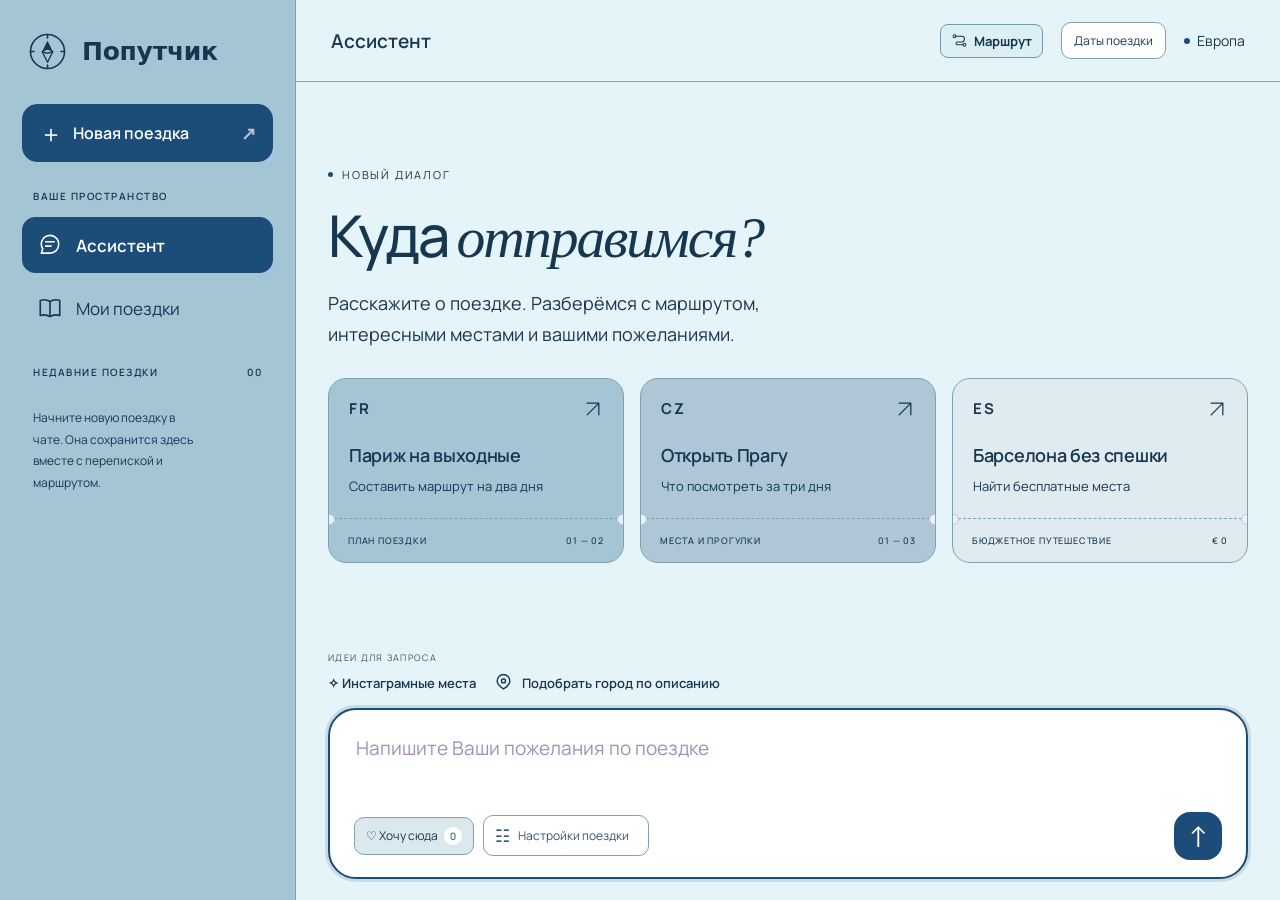
<file: app/index.html>
<!doctype html>
<html lang="ru">
<head>
  <meta charset="utf-8">
  <meta name="viewport" content="width=device-width,initial-scale=1">
  <title>Попутчик — Чат</title>
  <link rel="stylesheet" href="styles.css?v=copy-icon"><link rel="stylesheet" href="features.css"><link rel="stylesheet" href="companion.css"><link rel="stylesheet" href="atlantic.css?v=timed-route-8">
</head>
<body>
  <svg class="svg-definitions" xmlns="http://www.w3.org/2000/svg" aria-hidden="true"><defs>
    <symbol id="icon-chat" viewBox="0 0 24 24"><path d="M20 11.5a8 8 0 0 1-8 8H4l1.3-4A8 8 0 1 1 20 11.5Z"/><path d="M8 9h8m-8 4h5"/></symbol>
    <symbol id="icon-route" viewBox="0 0 24 24"><circle cx="5" cy="6" r="2"/><circle cx="19" cy="18" r="2"/><path d="M7 6h8a4 4 0 0 1 0 8H9a2 2 0 0 0 0 4h8"/></symbol>
    <symbol id="icon-book" viewBox="0 0 24 24"><path d="M12 6C9 4 6 4 3 5v14c3-1 6-1 9 1 3-2 6-2 9-1V5c-3-1-6-1-9 1Zm0 0v14"/></symbol>
    <symbol id="icon-copy" viewBox="0 0 24 24"><path d="M8 8V6a3 3 0 0 1 3-3h7a3 3 0 0 1 3 3v7a3 3 0 0 1-3 3h-2"/><rect x="3" y="8" width="13" height="13" rx="3"/></symbol>
    <symbol id="icon-arrow" viewBox="0 0 24 24"><path d="M5 19 19 5M5 5h14v14"/></symbol>
  </defs></svg>
  <aside class="sidebar">
    <a class="logo" href="#chat" aria-label="Попутчик — перейти в чат"><span class="brand-mark" aria-hidden="true"><svg viewBox="0 0 48 48" fill="none"><circle cx="24" cy="24" r="19" stroke="currentColor" stroke-width="1.8"/><path d="M24 5v4m0 30v4M5 24h4m30 0h4" stroke="currentColor" stroke-width="1.8" stroke-linecap="round"/><path d="m24 12 6 12-6-2-6 2Z" fill="currentColor"/><path d="m24 36 6-12-6 2-6-2Z" stroke="currentColor" stroke-width="1.5" stroke-linejoin="round"/></svg></span><span class="brand-name">Попутчик</span></a>
    <button id="new-trip" class="new-chat"><span>＋</span> Новая поездка <span class="new-arrow">↗</span></button>
    <div class="nav-caption">ВАШЕ ПРОСТРАНСТВО</div>
    <nav aria-label="Разделы">
      <a href="#chat" data-page="chat"><svg class="icon"><use href="#icon-chat"/></svg> Ассистент</a>
      <a href="#trips" data-page="trips"><svg class="icon"><use href="#icon-book"/></svg> Мои поездки</a>
    </nav>
    <section class="history-section" aria-label="Сохранённые диалоги"><div class="nav-caption">НЕДАВНИЕ ПОЕЗДКИ <span id="history-count">00</span></div><div id="thread-list"></div></section>
  </aside>
  <div class="app-shell">
    <header class="topbar"><div class="page-identity"><strong id="page-label">Ассистент</strong></div><div class="header-right"><a id="chat-route-shortcut" href="#route" class="chat-route-shortcut"><svg class="icon" aria-hidden="true"><use href="#icon-route"/></svg>Маршрут</a><button id="trip-date-button" type="button" class="trip-date-button">Даты поездки</button><span id="active-trip" class="active-trip" hidden></span><span class="region"><span></span> Европа</span></div></header>
    <main id="chat-page" class="page chat-page">
      <div id="welcome" class="welcome">
        <div class="welcome-kicker"><span></span> НОВЫЙ ДИАЛОГ</div>
        <h1>Куда <em>отправимся?</em></h1>
        <p>Расскажите о поездке. Разберёмся с маршрутом,<br>интересными местами и вашими пожеланиями.</p>
        <div class="suggestions" aria-label="Примеры запросов">
          <button data-prompt="Составь маршрут по Парижу на 2 дня"><div class="ticket-top"><span>FR</span><svg class="icon"><use href="#icon-arrow"/></svg></div><strong>Париж на выходные</strong><small>Составить маршрут на два дня</small><div class="ticket-stub"><span>ПЛАН ПОЕЗДКИ</span><span>01 — 02</span></div></button>
          <button data-prompt="Что посмотреть в Праге за 3 дня?"><div class="ticket-top"><span>CZ</span><svg class="icon"><use href="#icon-arrow"/></svg></div><strong>Открыть Прагу</strong><small>Что посмотреть за три дня</small><div class="ticket-stub"><span>МЕСТА И ПРОГУЛКИ</span><span>01 — 03</span></div></button>
          <button data-prompt="Бесплатные места в Барселоне"><div class="ticket-top"><span>ES</span><svg class="icon"><use href="#icon-arrow"/></svg></div><strong>Барселона без спешки</strong><small>Найти бесплатные места</small><div class="ticket-stub"><span>БЮДЖЕТНОЕ ПУТЕШЕСТВИЕ</span><span>€ 0</span></div></button>
        </div>
      </div>
      <div id="chat" class="chat-history" aria-live="polite" aria-label="История диалога"></div>
      <div class="composer-wrap">
        <div class="assistant-suggestions">
          <span class="suggestions-label">ИДЕИ ДЛЯ ЗАПРОСА</span>
          <div class="suggestion-actions">
            <button class="instagram-prompt" data-prompt="Покажи инстаграмные места">✧ Инстаграмные места</button>
            <button id="city-finder" class="instagram-prompt" type="button"><svg class="finder-pin" viewBox="0 0 24 24" fill="none" aria-hidden="true"><path d="M20 10c0 5-8 10-8 10S4 15 4 10a8 8 0 1 1 16 0Z"/><circle cx="12" cy="10" r="2.5"/></svg>Подобрать город по описанию</button>
          </div>
        </div>
        <form id="chat-form"><label class="sr-only" for="input">Сообщение ассистенту</label><textarea id="input" rows="2" placeholder="Напишите Ваши пожелания по поездке"></textarea><div class="composer-bottom"><div class="composer-settings"><button id="open-wishlist" type="button" class="wishlist-trigger">♡ Хочу сюда <span id="wishlist-count">0</span></button><details id="trip-preferences" class="trip-preferences"><summary><span aria-hidden="true">☷</span> Настройки поездки <span id="preference-summary"></span></summary><div class="preferences-panel"><div class="preferences-title"><strong>Что вам подходит?</strong><span>Выберите варианты, затем отправьте их в чат.</span></div><div id="preference-options"></div><button id="preferences-done" type="button">Отправить в чат</button></div></details></div><button id="send" type="submit" aria-label="Отправить сообщение">↑</button></div></form>
      </div>
    </main>
    <main id="trips-page" class="page feature-page trips-page" hidden>
      <div class="feature-heading"><div><span class="eyebrow">СОХРАНЁННОЕ</span><h1>Мои поездки<span class="title-dot">.</span></h1></div><button id="trips-new" class="primary-action">＋ Новая поездка</button></div>
      <div class="trips-tools"><label class="trip-search"><svg class="icon" viewBox="0 0 24 24" aria-hidden="true"><circle cx="10.5" cy="10.5" r="6.5"/><path d="m16 16 5 5"/></svg><input id="trip-search" type="search" placeholder="Найти город или поездку" aria-label="Поиск по поездкам"></label><span id="trips-total" role="status"></span></div>
      <div id="trips-grid" class="trips-grid"></div>
    </main>
    <main id="packing-page" class="page feature-page" hidden><a href="#trips" class="route-back">← Мои поездки</a><div class="feature-heading"><div><span class="eyebrow">ПЕРЕД ДОРОГОЙ</span><h1>Собираем чемодан<span class="title-dot">.</span></h1></div><span id="packing-city" class="active-trip"></span></div><div class="packing-trip-ticket"><div><span class="eyebrow">ДАТЫ ВАШЕЙ ПОЕЗДКИ</span><strong id="packing-date-summary"></strong></div><button id="packing-edit-dates" type="button" class="secondary">Изменить даты</button><button id="packing-weather-refresh" type="button" class="primary-action">Обновить погоду ↻</button></div><div class="weather-panel"><p id="weather-status" role="status"></p><div id="weather-days" class="weather-days"></div><a class="weather-credit" href="https://open-meteo.com/" target="_blank" rel="noopener noreferrer">Погода: Open-Meteo ↗</a></div><section class="clothing-section"><span class="eyebrow">ЧТО НАДЕТЬ</span><h2>Одежда на вашу поездку</h2><div id="clothing-tips" class="clothing-tips"></div></section><div class="packing-heading"><h2>Чек-лист</h2><span id="packing-count"></span></div><div id="packing-list"></div><form id="packing-add" class="packing-add"><label class="sr-only" for="packing-item">Свой пункт</label><input id="packing-item" maxlength="120" placeholder="Добавить свою вещь или дело" required><button type="submit" class="secondary">＋ Добавить</button></form></main>
    <main id="route-page" class="page feature-page" hidden><a href="#trips" class="route-back">← Мои поездки</a>
      <div class="feature-heading"><div><span class="eyebrow">ИЗ ВАШЕГО ДИАЛОГА</span><h1 id="plan-title">Маршрут</h1></div><div class="route-header-actions"><button id="delete-route" class="delete-link" type="button">Удалить маршрут</button><button id="export" class="secondary">Скачать план ↓</button></div></div>
      <div id="route-empty" class="empty-state"><svg class="icon"><use href="#icon-route"/></svg><h2>Здесь появится ваш маршрут</h2><p>Попросите ассистента составить план поездки в чате.</p><a href="#chat">Перейти в чат ↗</a></div>
      <div id="route-content" hidden><div class="plan-meta"><span id="plan-summary"></span><span id="save-state"></span></div><div id="day-tabs" class="day-tabs" role="tablist" aria-label="Дни поездки"></div><div class="day-intro"><h2 id="day-title"></h2><span id="day-count"></span></div><div class="route-weather"><div class="route-weather-lead"><svg class="route-weather-icon" viewBox="0 0 24 24" fill="none" aria-hidden="true"><path d="M7 18h11a4 4 0 1 0-1-7.9A6 6 0 1 0 7 18Z"/><path d="M8 2v2M2 7h2m0-4 1.5 1.5"/></svg><div><strong id="route-weather-title">Погода на день</strong><p id="route-weather-status" role="status"></p></div></div><div class="route-weather-actions"><a id="route-weather-source" href="https://open-meteo.com/" target="_blank" rel="noopener noreferrer" hidden>Open-Meteo ↗</a><button id="route-weather-refresh" class="secondary" type="button">Выбрать даты</button></div></div><div class="route-hours"><label>Начало дня <input id="route-start" type="time" value="10:00"></label><p id="route-hours-status"></p></div><a id="day-map" class="day-map" target="_blank" rel="noopener noreferrer">Открыть день на карте ↗</a><button id="add-ticket-stops" type="button" class="secondary" hidden>Добавить билетные места</button><p class="route-order-hint">Перетащите карточку на другую остановку или воспользуйтесь стрелками.</p><div id="places"></div></div>
    </main>
  </div>
  <dialog id="replacement-dialog" class="companion-dialog" aria-labelledby="replacement-title">
    <button type="button" class="dialog-close" data-close="replacement-dialog" aria-label="Закрыть">×</button>
    <h2 id="replacement-title">Заменить остановку</h2>
    <p id="replacement-current"></p>
    <label class="replacement-search">Поиск по городу<input id="replacement-query" type="search" placeholder="Название места"></label>
    <label class="replacement-favorites"><input id="replacement-favorites" type="checkbox"> Только из «Хочу сюда»</label>
    <div id="replacement-options" aria-live="polite"></div>
  </dialog>
  <dialog id="finder-dialog" class="companion-dialog"><button type="button" class="dialog-close" data-close="finder-dialog" aria-label="Закрыть">×</button><span class="eyebrow">ЕЩЁ НЕ РЕШИЛИ КУДА?</span><h2>Опишите вашу поездку</h2><p>Что хочется увидеть, какой темп и на сколько дней? Бюджет тоже можно указать.</p><form id="finder-form"><label class="sr-only" for="finder-input">Описание поездки</label><textarea id="finder-input" required rows="3" placeholder="Море, до 200 евро за 2 дня, спокойно…"></textarea><button type="submit" class="primary-action">Подобрать направления ↗</button></form></dialog>
  <dialog id="wishlist-dialog" class="companion-dialog wishes-dialog" aria-labelledby="wishlist-title">
    <button type="button" class="dialog-close" data-close="wishlist-dialog" aria-label="Закрыть">×</button>
    <h2 id="wishlist-title">Хочу сюда</h2>
    <ul id="wishlist-list" class="saved-places"></ul>
  </dialog>
  <dialog id="trip-dates-dialog" class="companion-dialog"><button type="button" class="dialog-close" data-close="trip-dates-dialog" aria-label="Закрыть">×</button><span class="eyebrow">ОДИН РАЗ ДЛЯ ВСЕЙ ПОЕЗДКИ</span><h2>Когда отправляемся?</h2><p>Эти даты используются в маршруте, погоде и сборах. Сейчас планируем короткие поездки на 1–3 дня.</p><form id="trip-dates-form" class="shared-dates-form"><label>Первый день<input id="trip-start" type="date" required></label><label>Последний день<input id="trip-end" type="date" required></label><p id="trip-dates-error" role="status"></p><button type="submit" class="primary-action">Сохранить даты ↗</button></form></dialog>
  <dialog id="delete-dialog" class="companion-dialog delete-dialog"><button type="button" class="dialog-close" data-close="delete-dialog" aria-label="Закрыть">×</button><span class="eyebrow">УПРАВЛЕНИЕ ПОЕЗДКОЙ</span><h2 id="delete-title"></h2><p id="delete-description"></p><div class="delete-dialog-actions"><button type="button" id="delete-cancel" class="secondary">Отмена</button><button type="button" id="delete-confirm" class="danger-action">Удалить</button></div></dialog>
  <div id="toast" role="status"></div>
  <script src="companion.js?v=climate-24"></script><script src="travel-tools.js?v=barcelona-walks-15"></script><script src="budget.js"></script><script src="planner.js?v=transport"></script><script src="companion-ui.js?v=climate-24"></script><script src="app.js?v=transport"></script>

</body></html>
</file>
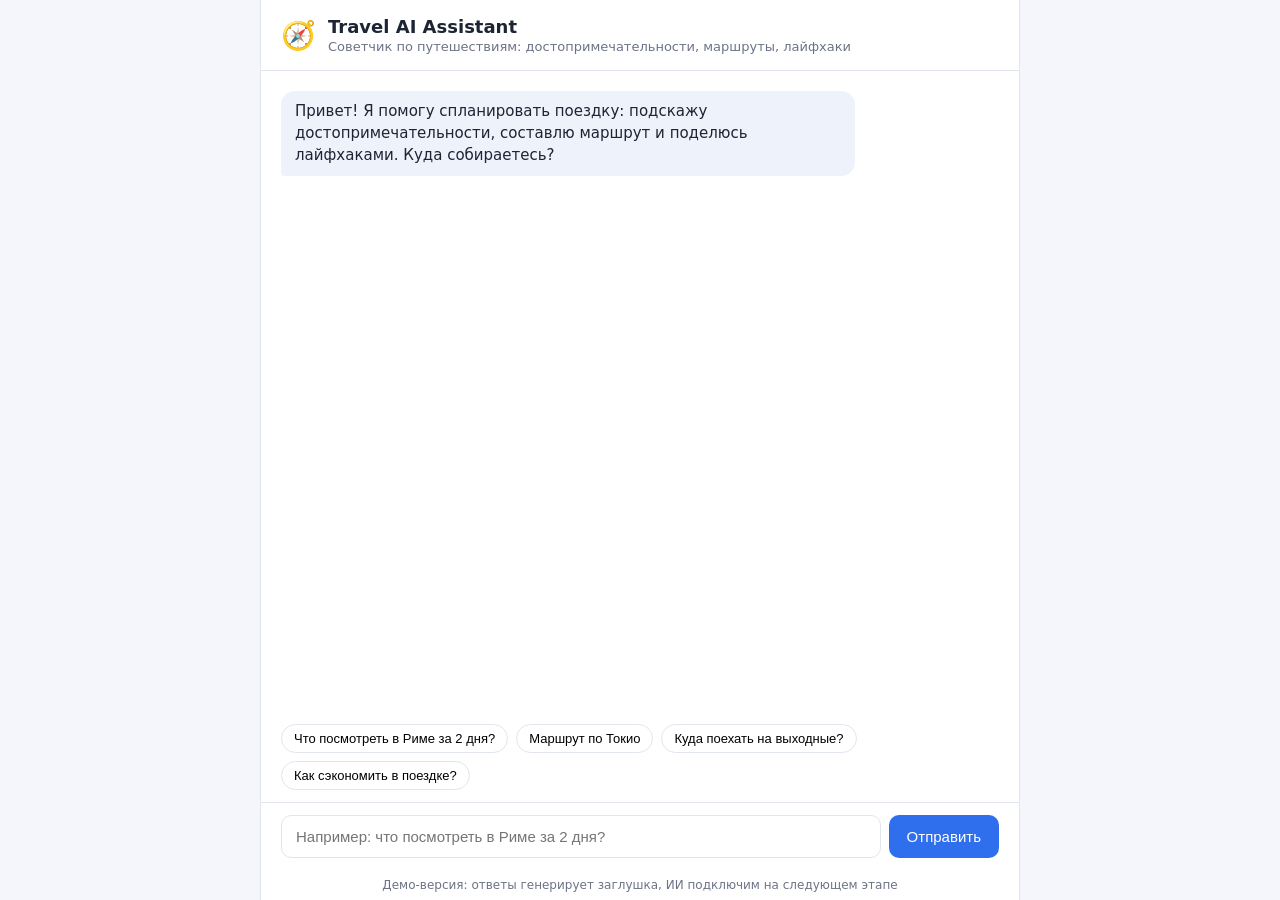
<file: frontend/index.html>
<!doctype html>
<html lang="ru">
<head>
<meta charset="utf-8">
<meta name="viewport" content="width=device-width, initial-scale=1">
<title>Travel AI Assistant</title>
<style>
  :root { --bg:#f4f6fb; --card:#fff; --text:#1d2433; --muted:#6b7385; --accent:#2f6fed; --bot:#eef2fb; --border:#e1e5ee; }
  * { box-sizing:border-box; }
  body { margin:0; font-family:system-ui,-apple-system,Segoe UI,Roboto,sans-serif; background:var(--bg); color:var(--text); }
  .app { max-width:760px; height:100vh; margin:0 auto; display:flex; flex-direction:column; background:var(--card); border-left:1px solid var(--border); border-right:1px solid var(--border); }
  header { padding:16px 20px; border-bottom:1px solid var(--border); display:flex; align-items:center; gap:12px; }
  header .logo { font-size:28px; }
  header h1 { margin:0; font-size:18px; }
  header p { margin:2px 0 0; font-size:13px; color:var(--muted); }
  #chat { flex:1; overflow-y:auto; padding:20px; display:flex; flex-direction:column; gap:12px; }
  .msg { max-width:80%; padding:10px 14px; border-radius:14px; line-height:1.45; white-space:pre-wrap; font-size:15px; }
  .user { align-self:flex-end; background:var(--accent); color:#fff; border-bottom-right-radius:4px; }
  .bot { align-self:flex-start; background:var(--bot); border-bottom-left-radius:4px; }
  .typing { color:var(--muted); font-style:italic; }
  .chips { display:flex; flex-wrap:wrap; gap:8px; padding:0 20px 12px; }
  .chip { border:1px solid var(--border); background:#fff; border-radius:999px; padding:6px 12px; font-size:13px; cursor:pointer; }
  .chip:hover { border-color:var(--accent); color:var(--accent); }
  form { display:flex; gap:8px; padding:12px 20px 20px; border-top:1px solid var(--border); }
  input { flex:1; padding:12px 14px; border:1px solid var(--border); border-radius:10px; font-size:15px; }
  input:focus { outline:2px solid var(--accent); border-color:transparent; }
  button[type=submit] { padding:0 18px; border:0; border-radius:10px; background:var(--accent); color:#fff; font-size:15px; cursor:pointer; }
  button:disabled { opacity:.5; cursor:default; }
  .demo { font-size:12px; color:var(--muted); text-align:center; padding-bottom:8px; }
</style>
</head>
<body>
<div class="app">
  <header>
    <div class="logo">🧭</div>
    <div>
      <h1>Travel AI Assistant</h1>
      <p>Советчик по путешествиям: достопримечательности, маршруты, лайфхаки</p>
    </div>
  </header>
  <main id="chat" aria-live="polite"></main>
  <div class="chips" id="chips"></div>
  <form id="form">
    <input id="input" placeholder="Например: что посмотреть в Риме за 2 дня?" autocomplete="off">
    <button type="submit" id="send">Отправить</button>
  </form>
  <div class="demo">Демо-версия: ответы генерирует заглушка, ИИ подключим на следующем этапе</div>
</div>
<script src="mock.js"></script>
<script src="app.js"></script>
</body>
</html>
</file>
<file: app/styles.css>
@import url('https://fonts.googleapis.com/css2?family=Manrope:wght@400;500;600;700;800&display=swap');

:root {
  --bg: #fcfcfe;
  --paper: #ffffff;
  --sidebar: #f1f2f6;
  --ink: #262630;
  --muted: #737380;
  --blue: #5850c8;
  --line: #e1e2e9;
  --soft: #eeedf9;
  --rust: #7770ce;
  --sage: #777384;
  --sidebar-width: 272px;
  --content-width: 850px;
}
* { box-sizing: border-box; }
body { margin: 0; height: 100dvh; overflow: hidden; background: var(--bg); color: var(--ink); font: 16px Manrope, 'Segoe UI', sans-serif; }
button, textarea { font: inherit; color: inherit; }
button { cursor: pointer; }
button:disabled { opacity: .45; cursor: wait; }
a { color: var(--blue); }
button:focus-visible, a:focus-visible, textarea:focus-visible { outline: 2px solid var(--blue); outline-offset: 4px; }
[hidden] { display: none !important; }
.svg-definitions { position: absolute; width: 0; height: 0; overflow: hidden; }
.icon { width: 23px; height: 23px; fill: none; stroke: currentColor; stroke-width: 1.5; stroke-linecap: round; stroke-linejoin: round; flex-shrink: 0; }

/* The sidebar behaves like the index of a travel notebook. */
.sidebar { position: fixed; inset: 0 auto 0 0; width: var(--sidebar-width); padding: 31px 23px 23px; display: flex; flex-direction: column; background: var(--sidebar); border-right: 1px solid var(--line); }
.logo { display: flex; align-items: center; position: relative; color: var(--ink); font-size: 29px; font-weight: 800; text-decoration: none; letter-spacing: -1.6px; padding: 0 5px; }
.logo > span:nth-child(2) { color: var(--blue); }
.logo-icon { display: grid; place-items: center; color: var(--blue); margin-right: 9px; }
.logo-icon .icon { width: 35px; height: 35px; stroke-width: 1.35; }
.logo small { position: absolute; right: 0; bottom: 3px; font-size: 8px; letter-spacing: 1.7px; font-weight: 500; color: #757281; }
.new-chat { min-height: 49px; padding: 11px 15px; margin: 35px 0 34px; display: flex; align-items: center; gap: 10px; background: var(--blue); border: 1px solid var(--blue); color: white; border-radius: 7px; font-size: 14px; font-weight: 600; }
.new-chat > span:first-child { font-size: 24px; font-weight: 400; line-height: 1; }
.new-chat .new-arrow { margin-left: auto; font-size: 18px; opacity: .65; }
.new-chat:hover { background: #4640aa; }
.nav-caption { display: flex; justify-content: space-between; font-size: 9px; font-weight: 600; letter-spacing: 1.5px; color: #757281; margin: 0 11px 12px; }
nav { display: flex; flex-direction: column; gap: 7px; }
nav a { display: flex; align-items: center; gap: 12px; text-decoration: none; color: #757281; padding: 12px 13px; border-radius: 6px; min-height: 47px; font-size: 14px; border: 1px solid transparent; }
nav a.active { color: var(--blue); background: #e5e3f7; border-color: #d7d3ef; font-weight: 600; }
nav a:hover { background: #e1e2e9; }
nav a.active:hover { background: #ddd9f4; }
.history-section { margin-top: 35px; min-height: 0; flex: 1; display: flex; flex-direction: column; }
#thread-list { overflow: auto; min-height: 0; scrollbar-width: thin; }
.history-empty { font-size: 12px; line-height: 1.8; color: #757281; padding: 2px 11px; max-width: 190px; }
.thread { display: block; width: 100%; border: 0; background: none; text-align: left; padding: 12px 11px; border-radius: 5px; margin-bottom: 4px; }
.thread:hover { background: #e1e2e9; }
.thread.active { background: #e5e3f7; }
.thread strong { display: block; font-size: 12px; font-weight: 500; overflow: hidden; text-overflow: ellipsis; white-space: nowrap; }
.thread small { display: block; font-size: 10px; margin-top: 6px; color: #757281; }
.thread.active strong { color: var(--blue); }
.sidebar-note { margin-top: 22px; border-top: 1px solid var(--line); padding-top: 20px; font-size: 11px; color: #757281; }
.status-dot { display: inline-block; width: 6px; height: 6px; border-radius: 50%; background: var(--rust); margin-right: 6px; }
.local-label { float: right; font-size: 10px; color: #757281; }
.sidebar-note p { font-size: 10px; line-height: 1.8; margin: 10px 0 0 14px; color: #757281; }

.app-shell { height: 100dvh; margin-left: var(--sidebar-width); display: flex; flex-direction: column; }
.topbar { height: 83px; padding: 0 40px; border-bottom: 1px solid var(--line); display: flex; align-items: center; justify-content: space-between; flex: none; }
.page-identity { display: flex; align-items: center; gap: 15px; }
.header-number { font-size: 10px; color: #757281; font-variant-numeric: tabular-nums; }
.page-identity strong { font-size: 14px; font-weight: 600; }
.header-right { display: flex; align-items: center; gap: 18px; }
.region { display: inline-flex; align-items: center; gap: 7px; font-size: 12px; color: #777384; }
.region > span { width: 6px; height: 6px; background: #7770ce; border-radius: 50%; }
.header-rule { height: 15px; border-left: 1px solid var(--line); }
.version { font-size: 9px; letter-spacing: 1.3px; color: #757281; }
.page { min-height: 0; flex: 1; }
.chat-page { display: flex; flex-direction: column; position: relative; }
.welcome { margin: auto; padding: 32px 0; width: min(var(--content-width), calc(100% - 80px)); }
.welcome-kicker { color: #757281; font-size: 9px; letter-spacing: 1.8px; display: flex; align-items: center; gap: 9px; }
.welcome-kicker > span { width: 5px; height: 5px; background: var(--blue); border-radius: 50%; }
.welcome h1 { font-size: clamp(39px, 4vw, 57px); font-weight: 500; letter-spacing: -2.5px; line-height: 1.16; margin: 20px 0 16px; }
.welcome h1 em { color: var(--blue); font-family: Georgia, 'Times New Roman', serif; font-weight: 400; letter-spacing: -2px; }
.welcome > p { font-size: 16px; color: #757281; line-height: 1.85; margin: 0; }
.suggestions { margin-top: 32px; display: grid; grid-template-columns: repeat(3, 1fr); gap: 15px; }
.suggestions button { position: relative; overflow: hidden; display: block; padding: 17px 18px 0; border: 1px solid #e1e2e9; border-radius: 5px; background: #ffffff; text-align: left; transition: transform .18s, border-color .18s; }
.suggestions button:hover { transform: translateY(-4px); border-color: #92909e; }
.suggestions button:nth-child(2) { background: #f5f5f9; }
.suggestions button:nth-child(3) { background: #f0eef9; }
.ticket-top { display: flex; align-items: center; justify-content: space-between; margin-bottom: 23px; color: var(--blue); }
.ticket-top > span { font-size: 12px; letter-spacing: 1.5px; font-weight: 700; }
.ticket-top .icon { width: 15px; height: 15px; }
.suggestions button:nth-child(2) .ticket-top { color: var(--sage); }
.suggestions button:nth-child(3) .ticket-top { color: var(--rust); }
.suggestions strong { font-size: 15px; line-height: 1.5; display: block; letter-spacing: -.3px; font-weight: 600; }
.suggestions small { display: block; font-size: 11px; color: #757281; margin-top: 6px; margin-bottom: 23px; }
.ticket-stub { position: relative; display: flex; align-items: center; justify-content: space-between; gap: 5px; margin: 0 -18px; padding: 13px 17px; border-top: 1px dashed #c4c3ce; color: #757281; font-size: 7px; font-weight: 500; letter-spacing: .8px; }
.ticket-stub::before, .ticket-stub::after { content: ''; position: absolute; top: -5px; background: var(--bg); border: 1px solid #e1e2e9; border-radius: 50%; width: 9px; height: 9px; }
.ticket-stub::before { left: -5px; }
.ticket-stub::after { right: -5px; }

/* Message composer stays in place; only the conversation scrolls. */
.composer-wrap { width: min(var(--content-width), calc(100% - 80px)); margin: 0 auto 21px; flex: none; }
#chat-form { border: 1px solid #c4c3ce; border-radius: 24px; background: var(--paper); padding: 21px 24px 17px; box-shadow: 0 5px 18px #35313f03; }
#chat-form:focus-within { border-color: #757281; box-shadow: 0 0 0 3px #5850c807; }
textarea { width: 100%; min-height: 62px; max-height: 150px; resize: none; background: none; border: 0; outline: none; font-size: 17px; line-height: 1.7; }
textarea::placeholder { color: #757281; }
#input:focus-visible { outline: none; }
.composer-bottom { display: flex; justify-content: space-between; align-items: center; margin-top: 9px; }
.composer-bottom > span { display: flex; align-items: center; gap: 7px; font-size: 10px; color: #757281; }
.composer-bottom .icon { color: #777384; width: 16px; height: 16px; }
.composer-separator { color: #c4c3ce; margin: 0 3px; }
#send { width: 42px; height: 42px; background: var(--blue); color: white; border: 0; border-radius: 14px; font-size: 25px; }
#send:hover { background: #4640aa; }
.composer-note { display: flex; justify-content: space-between; gap: 12px; font-size: 9px; color: #757281; line-height: 1.6; margin: 11px 1px 0; }
.composer-note b { font-size: 11px; font-weight: 400; margin-left: 5px; }
.followups { display: flex; flex-wrap: wrap; gap: 8px; margin: 0 0 12px; }
.followups button { border: 1px solid var(--line); color: #625e72; background: none; border-radius: 5px; padding: 7px 10px; font-size: 11px; }
.followups button:hover { border-color: #92909e; color: var(--blue); }
.followups span { margin-left: 8px; color: #757281; }
.chat-history { overflow: auto; flex: 1; min-height: 0; padding: 34px max(40px, calc((100% - var(--content-width))/2)); scrollbar-width: thin; scrollbar-color: #c4c3ce transparent; }
.chat-history:empty { display: none; }
.message { margin-bottom: 32px; }
.message-label { display: flex; align-items: center; gap: 9px; font-size: 12px; color: var(--blue); font-weight: 700; margin-bottom: 13px; }
.message-label .icon { width: 23px; height: 23px; }
.message-content { font-size: 17px; line-height: 1.85; white-space: pre-wrap; overflow-wrap: anywhere; }
.message.user { background: #efedf8; border: 1px solid #e0dcef; border-radius: 8px 8px 2px 8px; padding: 17px 22px; margin-left: 100px; }
.user .message-label { color: #757281; font-size: 10px; font-weight: 500; margin-bottom: 6px; }
.message.bot { padding-right: 12px; }
.message.bot .message-content { white-space: normal; }
.reply-paragraph { white-space: pre-wrap; margin: 0 0 14px; }
.reply-day { font-size: 13px; text-transform: uppercase; letter-spacing: 1.1px; color: var(--blue); border-top: 1px solid var(--line); margin: 25px 0 15px; padding-top: 18px; font-weight: 700; }
.reply-place { padding-left: 18px; border-left: 2px solid #e1e2e9; margin: 0 0 15px; font-size: 15px; color: #757281; line-height: 1.8; }
.reply-place strong { display: block; color: var(--ink); font-size: 16px; font-weight: 600; margin-bottom: 3px; }
.reply-actions { display: flex; flex-wrap: wrap; gap: 15px; margin-top: 20px; }
.reply-actions a, .reply-actions button { border: 0; background: none; padding: 0; text-decoration: none; color: #757281; font-size: 11px; cursor: pointer; }
.reply-actions a:hover, .reply-actions button:hover { color: var(--blue); }
.reply-actions .copy-reply { display: inline-grid; place-items: center; width: 28px; height: 28px; border-radius: 6px; }
.copy-reply svg { width: 18px; height: 18px; fill: none; stroke: currentColor; stroke-width: 1.6; stroke-linejoin: round; }
.copy-reply:focus-visible { outline: 2px solid var(--blue); outline-offset: 2px; }
.typing { color: #757281; }
.typing .message-content { font-size: 14px; }

.feature-page { overflow: auto; padding: 35px max(40px, calc((100% - var(--content-width))/2)); scrollbar-width: thin; }
.feature-heading { display: flex; justify-content: space-between; align-items: center; }
.eyebrow { font-size: 10px; color: #757281; letter-spacing: 1.3px; }
.feature-page h1 { font-size: 32px; font-weight: 500; letter-spacing: -.8px; margin: 14px 0 27px; }
.secondary { border: 1px solid #c4c3ce; border-radius: 6px; color: #625e72; font-size: 13px; padding: 10px 13px; background: none; }
.secondary:hover { background: #f5f5f8; }
.empty-state { margin: 100px auto; text-align: center; }
.empty-state > .icon { width: 55px; height: 55px; color: #92909e; }
.empty-state h2 { font-size: 24px; font-weight: 500; }
.empty-state p { font-size: 15px; color: #757281; }
.empty-state a { display: inline-block; margin-top: 15px; font-size: 14px; }
.plan-meta { display: flex; justify-content: space-between; font-size: 12px; color: #757281; }
.day-tabs { display: flex; gap: 7px; border-bottom: 1px solid var(--line); margin: 25px 0; }
.day-tab { background: none; border: 0; border-bottom: 2px solid transparent; padding: 12px 20px; font-size: 14px; color: #757281; }
.day-tab.active { color: var(--blue); border-color: var(--blue); }
.day-intro { display: flex; justify-content: space-between; align-items: center; margin-bottom: 20px; }
.day-intro h2 { font: 25px Georgia, serif; }
.day-intro > span { font-size: 12px; color: #757281; }
.route-weather { display:flex; justify-content:space-between; align-items:center; gap:16px; flex-wrap:wrap; padding:18px 20px; margin:0 0 16px; background:#D4EDF5; border:1px solid #79A4B7; border-radius:15px; color:var(--ink); }
.route-weather-lead { display:flex; align-items:center; gap:14px; }
.route-weather-icon { width:30px; height:30px; flex:none; stroke:currentColor; stroke-width:1.5; stroke-linecap:round; stroke-linejoin:round; }
.route-weather p { margin:4px 0 0; font-size:14px; color:var(--ink); }
.route-weather p.has-forecast { font-size:19px; font-weight:700; }
.route-weather-actions { display:flex; align-items:center; gap:12px; flex-wrap:wrap; font-size:13px; }
.route-hours { display:flex; align-items:center; flex-wrap:wrap; gap:10px 16px; margin:0 0 13px; color:var(--ink); }
.route-hours label { display:flex; align-items:center; gap:8px; font-weight:650; }
.route-hours input { border:1px solid var(--line); border-radius:8px; padding:5px 8px; background:var(--paper); color:var(--ink); font:inherit; }
.route-hours p { margin:0; font-size:13px; color:var(--muted); }
.place-time { display:inline-block; margin:0 0 9px; padding:4px 9px; border-radius:7px; background:#DCEFF5; color:#16374F; font-size:14px; font-weight:750; }
.place-links a.ticket-link, .reply-place .ticket-link { display:inline-flex; align-items:center; width:fit-content; border:1px solid #719BAC; border-radius:8px; padding:5px 9px; color:#123E58; background:#DCEFF5; font-size:13px; text-decoration:none; }
.reply-place .ticket-link { margin:7px 0 0 8px; }
.ticket-link:hover { text-decoration:underline; }
.chat-route-shortcut { display:inline-flex; align-items:center; gap:6px; padding:7px 10px; border:1px solid #709AAC; border-radius:8px; color:#16374F; background:#DCEFF5; text-decoration:none; font-size:13px; font-weight:700; }
.chat-route-shortcut[hidden] { display:none; }
.chat-route-shortcut .icon { width:17px; height:17px; }
.chat-route-shortcut:hover { border-color:#1C4D78; }
.availability-status { display:inline-block; align-self:center; margin:4px 4px; color:var(--muted); font-size:13px; }
.availability-status.availability-found { color:#075E54; font-weight:700; }
.reply-actions a.reply-route-link { background:#1C4D78; color:#fff; border-color:#1C4D78; font-weight:700; padding:9px 13px; }
.reply-actions a.reply-route-link:hover { background:#163C5D; color:#fff; }
.place { display: grid; grid-template-columns: 30px 1fr; gap: 14px; margin-bottom: 16px; }
.place-number { font-size: 12px; color: #757281; padding-top: 16px; }
.place-body { background: var(--paper); border: 1px solid var(--line); border-radius: 6px; padding: 19px; }
.place h4 { font-size: 17px; margin: 0; }
.place p { font-size: 14px; line-height: 1.8; color: #757281; margin: 9px 0 14px; }
.place-tags { display: flex; flex-wrap: wrap; gap: 8px; align-items: center; font-size: 11px; color: #757281; }
.place-tag { background: #f5f5f8; border-radius: 3px; padding: 4px 7px; }
.place-tag.free { background: #f5f5f8; color: #757281; }
.place-actions { display: flex; justify-content: space-between; border-top: 1px solid #e1e2e9; margin-top: 15px; padding-top: 11px; }
.place-actions button { color: #757281; font-size: 12px; min-height: 30px; border: 0; background: none; padding: 0; }
.place-actions button.pinned, .place-actions button:hover { color: var(--blue); }
.place[draggable="true"] { cursor: grab; user-select: none; }
.place[draggable="true"]:active { cursor: grabbing; }
.place.dragging { opacity: .55; }
.place.drop-target { outline: 2px solid var(--blue); outline-offset: -2px; }
.place-order { display: flex; gap: 8px; }
.place-actions .place-order button { min-width: 36px; min-height: 36px; font-size: 18px; }
.place-order button:disabled { opacity: .35; }
.route-order-hint { font-size: 14px; }
.replacement-search { display: grid; gap: 8px; }
.replacement-search input { border: 1px solid var(--line); border-radius: 10px; padding: 10px 12px; color: var(--ink); font: inherit; }
.replacement-favorites { display: flex; gap: 8px; align-items: center; margin: 14px 0; }
#replacement-options { display: grid; gap: 8px; max-height: 38vh; overflow: auto; }
.replacement-option { text-align: left; background: var(--soft); color: var(--ink); border: 1px solid var(--line); border-radius: 10px; padding: 11px 13px; font: inherit; }
.replacement-option:hover, .replacement-option:focus-visible { border-color: var(--atlantic-accent); }
.route-note { font-size: 12px; line-height: 1.8; color: #757281; }

.source-symbol { width: 35px; height: 35px; color: #757281; }



#toast { position: fixed; z-index: 5; bottom: 25px; left: calc(50% + var(--sidebar-width)/2); transform: translateX(-50%); opacity: 0; pointer-events: none; background: #262630; color: white; font-size: 13px; border-radius: 6px; padding: 12px 19px; transition: opacity .2s; }
#toast.visible { opacity: 1; }
.sr-only { position: absolute; width: 1px; height: 1px; overflow: hidden; clip: rect(0,0,0,0); }
@media (max-width: 1150px) {
  :root { --sidebar-width: 240px; }
  .sidebar { padding-left: 17px; padding-right: 17px; }
  .logo small { display: none; }
  .suggestions { gap: 10px; }
  .suggestions button { padding-left: 13px; padding-right: 13px; }
  .suggestions strong { font-size: 13px; }
  .ticket-stub { margin-left: -13px; margin-right: -13px; padding-left: 13px; padding-right: 13px; font-size: 6px; }
}
@media (max-height: 800px) {
  .topbar { height: 70px; }
  .welcome { padding: 22px 0; }
  .welcome h1 { font-size: 44px; margin: 15px 0 12px; }
  .welcome > p { font-size: 15px; }
  .suggestions { margin-top: 23px; }
  .ticket-top { margin-bottom: 16px; }
  .suggestions small { margin-bottom: 17px; }
  .composer-wrap { margin-bottom: 15px; }
  #chat-form { padding-top: 14px; }
}
@media (max-height: 650px) {
  .welcome h1 { font-size: 35px; }
  .welcome > p { font-size: 14px; }
  .welcome { padding: 13px 0; }
  .welcome-kicker, .ticket-stub { display: none; }
  .suggestions { margin-top: 16px; }
  .ticket-top { margin-bottom: 10px; }
  textarea { min-height: 48px; }
  .composer-bottom { margin-top: 0; }
  #chat-form { padding-bottom: 9px; }
}
@media (prefers-reduced-motion: reduce) { * { transition: none !important; } }


/* Saved trips are selectable workspaces, each with its own conversation. */
.thread { position: relative; border: 1px solid transparent; border-radius: 12px; padding: 15px 31px 14px 13px; margin-bottom: 9px; background: #f9f9fc; }
.thread:hover { background: #edecf5; border-color: #dad6eb; }
.thread.active { background: #e5e2f7; border-color: #d0caed; }
.thread strong { font-size: 15px; font-weight: 600; color: #454150; }
.thread.active strong { color: #4640aa; }
.thread .trip-detail { font-size: 11px; margin-top: 5px; color: #757281; }
.trip-preview { display: block; font-size: 11px; color: #757281; line-height: 1.6; margin-top: 8px; white-space: nowrap; overflow: hidden; text-overflow: ellipsis; }
.trip-arrow { position: absolute; right: 11px; top: 15px; color: #757281; font-size: 17px; }
.active-trip { color: #625b9c; background: #eeecf8; border: 1px solid #ded9ed; border-radius: 20px; padding: 7px 12px; font-size: 11px; }
.suggestions button { border-radius: 13px; }
.composer-wrap { padding-top: 3px; }
textarea { border-radius: 12px; }
@media (max-width: 1150px) { .header-right { gap: 10px; } .header-right .version { display: none; } }

/* Vivid palette: electric violet, cobalt, acid lime, apricot. */
:root {
  --bg: #fbfaff;
  --paper: #ffffff;
  --sidebar: #eae2ff;
  --ink: #272039;
  --muted: #756987;
  --blue: #7139ec;
  --line: #ddd2f1;
  --soft: #eee5ff;
  --rust: #ef6747;
  --sage: #3963e9;
}
.sidebar { background: #eae2ff; border-right-color: #d5c5f2; }
.logo { color: #2c1e49; }
.logo-icon, .logo > span:nth-child(2) { color: #7139ec; }
.logo small, .nav-caption { color: #8567ac; }
.new-chat { background: #7139ec; border-color: #7139ec; color: #fff; box-shadow: 0 5px 14px #7139ec1c; }
.new-chat:hover { background: #5b24d0; }
nav a { color: #70588f; }
nav a.active { background: #c8f257; border-color: #bce346; color: #324316; }
nav a:hover { background: #ded1f7; }
nav a.active:hover { background: #bfea45; }
.thread { background: #f6f1ff; }
.thread:hover { background: #e0d0ff; border-color: #c5a6f3; }
.thread.active { background: #7139ec; border-color: #7139ec; }
.thread strong { color: #4d326a; }
.thread.active strong { color: #fff; }
.thread.active .trip-detail, .thread.active .trip-preview, .thread.active .trip-arrow { color: #e6d9ff; }
.thread .trip-detail { color: #8567a2; }
.trip-preview, .trip-arrow { color: #9275ad; }
.history-empty, .sidebar-note, .sidebar-note p, .local-label { color: #9272ab; }
.sidebar-note { border-top-color: #d3c3e9; }
.status-dot { background: #ef6747; }
.active-trip { background: #e9e0ff; border-color: #d5c1ff; color: #7139ec; }
.region { color: #756089; }
.region > span { background: #ef6747; }
.welcome-kicker { color: #8c7c9e; }
.welcome-kicker > span { background: #ef6747; }
.welcome h1 em { color: #7139ec; }
.welcome > p { color: #82728f; }
.suggestions button { background: #e7e9ff; border-color: #cbd1fa; }
.suggestions button:nth-child(2) { background: #e4f6b9; border-color: #cee69f; }
.suggestions button:nth-child(3) { background: #ffdfcc; border-color: #f2c4aa; }
.suggestions button:hover { border-color: #a785df; box-shadow: 0 7px 17px #7139ec0c; }
.ticket-top { color: #3963e9; }
.suggestions button:nth-child(2) .ticket-top { color: #658421; }
.suggestions button:nth-child(3) .ticket-top { color: #d75b37; }
.suggestions strong { color: #342543; }
.suggestions small { color: #817086; }
.ticket-stub { border-top-color: #b7abc1; color: #85718b; }
.ticket-stub::before, .ticket-stub::after { border-color: #cbbbdc; }
#chat-form { border: 2px solid #c8adf2; background: #fff; box-shadow: 0 8px 28px #7139ec09; }
#chat-form:focus-within { border-color: #8a50ee; box-shadow: 0 0 0 4px #7139ec0c; }
textarea::placeholder { color: #a190b4; }
.composer-bottom .icon { color: #7139ec; }
#send { background: #7139ec; }
#send:hover { background: #5b24d0; }
.message.user { background: #e9ddff; border-color: #dac6f7; }
.user .message-label { color: #9470b4; }
.reply-place { border-left-color: #cfeca0; }
.reply-actions a:hover, .reply-actions button:hover { color: #7139ec; }
.followups button { border-color: #dac9f0; background: #f3edff; color: #9165b5; }
.followups button:hover { border-color: #a77adf; color: #7139ec; background: #ebe0ff; }
.followups span { color: #a57cc6; }
.day-tab.active { color: #7139ec; border-color: #7139ec; }
.place-body { border-color: #e0d6ee; }
.place-tag { background: #ece4ff; color: #9271b4; }
.place-tag.free { background: #e5f4c8; color: #718d40; }
#toast { background: #5b2cb8; }

/* Bigger product UI: violet / lemon / coral. */
:root { --bg: #faf7ff; --paper: #ffffff; --sidebar: #e5d9ff; --ink: #302343; --blue: #7840ee; --line: #ded1ef; --content-width: 920px; --sidebar-width: 296px; }
.sidebar { padding: 30px 22px; background: #e5d9ff; border-right-color: #d6c4f1; }
.logo { font-size: 34px; }
.logo-icon .icon { width: 43px; height: 43px; }
.logo small { font-size: 10px; }
.new-chat { min-height: 58px; font-size: 16px; padding: 14px 16px; border-radius: 15px; margin: 31px 0 27px; background: #7840ee; border-color: #7840ee; box-shadow: 0 6px 20px #7840ee22; }
.new-chat:hover { background: #6629db; }
nav a { font-size: 17px; min-height: 56px; border-radius: 13px; padding: 13px 14px; gap: 13px; }
nav a .icon { width: 26px; height: 26px; }
nav a.active { background: #e0f774; border-color: #d0e563; color: #434d1a; }
nav a.active:hover { background: #d5ee61; }
.nav-caption { font-size: 10px; margin-bottom: 14px; }
.history-section { margin-top: 29px; }
.thread { padding: 17px 32px 16px 14px; border-radius: 15px; background: #f4edff; }
.thread strong { font-size: 18px; }
.thread .trip-detail { font-size: 13px; }
.trip-preview { font-size: 12px; }
.thread.active { background: #7840ee; border-color: #7840ee; }
.thread .trip-arrow { font-size: 21px; }
.topbar { height: 82px; padding: 0 35px; }
.page-identity strong { font-size: 19px; }
.header-number { font-size: 12px; }
.region { font-size: 14px; }
.active-trip { font-size: 13px; padding: 9px 14px; }
.welcome { width: min(var(--content-width),calc(100% - 64px)); }
.welcome-kicker { font-size: 11px; }
.welcome h1 { font-size: clamp(44px,4.5vw,64px); }
.welcome > p { font-size: 18px; line-height: 1.7; }
.suggestions { gap: 16px; margin-top: 29px; }
.suggestions button { padding: 19px 20px 0; border-radius: 18px; background: #e9e0ff; border-color: #d3baf9; }
.suggestions button:nth-child(2) { background: #edf5b8; border-color: #dde697; }
.suggestions button:nth-child(3) { background: #ffd8c3; border-color: #f3b89a; }
.ticket-top { margin-bottom: 23px; }
.ticket-top > span { font-size: 15px; }
.ticket-top .icon { width: 20px; height: 20px; }
.suggestions strong { font-size: 18px; }
.suggestions small { font-size: 13px; margin-top: 8px; margin-bottom: 23px; }
.ticket-stub { font-size: 9px; padding: 15px 19px; margin-left: -20px; margin-right: -20px; }
.composer-wrap { width: min(var(--content-width),calc(100% - 64px)); margin-bottom: 21px; }
#chat-form { border-radius: 28px; padding: 21px 24px 17px; border-color: #c6a4f0; box-shadow: 0 8px 30px #7840ee0b; }
textarea { font-size: 19px; line-height: 1.65; min-height: 66px; }
.composer-bottom > span { font-size: 12px; }
.composer-bottom .icon { width: 21px; height: 21px; }
#send { width: 48px; height: 48px; font-size: 29px; border-radius: 16px; background: #7840ee; }
.composer-note { font-size: 11px; }
.followups { gap: 9px; margin-bottom: 14px; }
.followups button { font-size: 13px; padding: 9px 13px; border-radius: 10px; }
.chat-history { padding-left: max(32px,calc((100% - var(--content-width))/2)); padding-right: max(32px,calc((100% - var(--content-width))/2)); }
.message-content { font-size: 19px; }
.message-label { font-size: 15px; }
.message-label .icon { width: 28px; height: 28px; }
.user .message-label { font-size: 12px; }
.message.user { border-radius: 20px 20px 5px 20px; padding: 21px 24px; }
.reply-day { font-size: 16px; }
.reply-place { font-size: 17px; }
.reply-place strong { font-size: 19px; }
.reply-actions a, .reply-actions button { font-size: 13px; }
.feature-page { padding-left: max(32px,calc((100% - var(--content-width))/2)); padding-right: max(32px,calc((100% - var(--content-width))/2)); }
.feature-page h1 { font-size: 40px; margin-bottom: 29px; }
.eyebrow { font-size: 12px; }
.secondary { font-size: 15px; padding: 13px 17px; border-radius: 12px; }
.day-tab { font-size: 17px; padding: 15px 24px; }
.day-intro h2 { font-size: 29px; }
.day-intro > span, .plan-meta { font-size: 14px; }
.place h4 { font-size: 21px; }
.place p { font-size: 17px; }
.place-body { padding: 23px; border-radius: 17px; }
.place-tags { font-size: 13px; }
.place-actions button { font-size: 14px; }
.empty-state h2 { font-size: 29px; }
.empty-state p { font-size: 17px; }
.empty-state a { font-size: 17px; }
.title-dot { color: #ec7755; }
.primary-action { display: inline-flex; align-items: center; justify-content: center; padding: 14px 19px; border: 0; border-radius: 14px; background: #7840ee; color: white; font-size: 16px; font-weight: 600; min-height: 50px; }
.primary-action:hover { background: #6629db; }
.trips-tools { display: flex; align-items: center; justify-content: space-between; gap: 20px; margin: 12px 0 29px; }
.trip-search { display: flex; align-items: center; gap: 11px; border: 1px solid #d9c7ee; border-radius: 15px; background: #fff; padding: 13px 16px; flex: 1; max-width: 470px; color: #a785c3; }
.trip-search:focus-within { border-color: #a474dd; }
.trip-search input { min-width: 0; width: 100%; font: inherit; font-size: 16px; background: none; color: #4b355c; border: 0; outline: none; }
.trip-search input::placeholder { color: #b19cbe; }
#trips-total { font-size: 13px; color: #9f87b2; }
.trips-grid { display: grid; grid-template-columns: repeat(2,minmax(0,1fr)); gap: 21px; padding-bottom: 30px; }
.trip-card { border: 1px solid #dbc8f6; background: #ece3ff; border-radius: 22px; padding: 25px; position: relative; }
.trip-card.tone-1 { background: #f1f4cb; border-color: #dfe5ad; }
.trip-card.tone-2 { background: #ffe1d0; border-color: #f2c5ac; }
.trip-card.current::before { content: ''; position: absolute; top: 24px; left: -1px; height: 48px; width: 5px; background: #7840ee; border-radius: 0 4px 4px 0; }
.trip-card-top { display: flex; align-items: center; justify-content: space-between; gap: 13px; color: #8b68ad; }
.trip-card-top > span:first-child { font-size: 17px; font-weight: 700; letter-spacing: 1px; }
.trip-card-top > span:last-child { font-size: 10px; border: 1px solid #9c80ab44; border-radius: 20px; padding: 6px 9px; }
.trip-card h2 { font-size: 31px; font-weight: 600; letter-spacing: -.9px; margin: 24px 0 8px; }
.trip-card-meta { font-size: 14px; color: #947c9f; margin: 0; }
.trip-card-preview { font-size: 15px; line-height: 1.7; color: #917a9c; margin: 23px 0; height: 51px; overflow: hidden; display: -webkit-box; -webkit-line-clamp: 2; -webkit-box-orient: vertical; overflow-wrap: anywhere; }
.trip-card-actions { display: flex; align-items: center; justify-content: space-between; gap: 10px; border-top: 1px dashed #bba1c655; padding-top: 19px; }
.trip-card-actions button { font: inherit; font-size: 14px; background: none; border: 0; color: #744e98; padding: 0; min-height: 30px; }
.trip-card-actions button:first-child { font-weight: 700; }
.trip-card-actions button:hover { color: #7840ee; }
.trips-empty { grid-column: 1/-1; text-align: center; border: 1px dashed #d9c4ed; border-radius: 22px; padding: 65px 25px; margin-top: 7px; }
.trips-empty h2 { font-size: 27px; font-weight: 500; margin: 0 0 16px; }
.trips-empty p { font-size: 16px; color: #a087b1; margin-bottom: 25px; }
@media (max-width: 1200px) { :root { --sidebar-width: 260px; } .sidebar { padding-left: 16px; padding-right: 16px; } .logo small { display: none; } .suggestions strong { font-size: 15px; } .suggestions small { font-size: 12px; } .ticket-stub { font-size: 7px; } .header-right .region { display: none; } }
@media (max-height: 820px) { .topbar { height: 72px; } .welcome { padding-top: 19px; padding-bottom: 19px; } .welcome h1 { font-size: 48px; margin-top: 13px; margin-bottom: 12px; } .welcome > p { font-size: 16px; } .suggestions { margin-top: 21px; } .ticket-top { margin-bottom: 16px; } .suggestions small { margin-bottom: 18px; } .ticket-stub { padding-top: 11px; padding-bottom: 11px; } .composer-wrap { margin-bottom: 15px; } #chat-form { padding-top: 16px; padding-bottom: 13px; } }
@media (max-height: 700px) { .welcome-kicker { display: none; } .welcome { padding-top: 12px; padding-bottom: 12px; } .welcome h1 { font-size: 40px; } .welcome > p { font-size: 15px; } .ticket-top { margin-bottom: 12px; } .ticket-stub { display: none; } .suggestions { margin-top: 16px; } .suggestions button { padding-top: 14px; } textarea { min-height: 49px; } .composer-bottom { margin-top: 0; } .composer-wrap { margin-bottom: 10px; } }
</file>
<file: app/features.css>
.nav-euro { display: inline-grid; place-items: center; width: 26px; font-size: 24px; font-weight: 500; }
.budget-city { color: var(--blue); background: var(--soft); border: 1px solid var(--line); border-radius: 20px; padding: 9px 14px; font-size: 14px; }
.budget-settings { display: flex; align-items: end; flex-wrap: wrap; gap: 20px; margin: 12px 0 24px; }
.budget-settings label, .expense-form label { display: flex; flex-direction: column; gap: 9px; color: var(--muted); font-size: 13px; }
.budget-settings input, .expense-form input, .expense-form select { font: inherit; font-size: 16px; color: var(--ink); background: var(--paper); border: 1px solid var(--line); border-radius: 12px; padding: 12px 14px; min-width: 0; width: 100%; height: 48px; }
.budget-settings label:first-child { width: 260px; }
.budget-settings label:nth-child(2) { width: 170px; }
.budget-settings > span { font-size: 12px; color: var(--muted); margin-bottom: 16px; }
.budget-summary { display: grid; grid-template-columns: 1.1fr 1fr; gap: 20px; }
.budget-summary article { border: 1px solid var(--line); background: var(--paper); border-radius: 22px; padding: 25px; display: flex; flex-direction: column; gap: 14px; }
.budget-summary article.budget-total { background: var(--soft); }
.budget-summary article > span { color: var(--muted); font-size: 14px; }
.budget-summary strong { font-size: 37px; letter-spacing: -1px; font-weight: 600; }
.budget-summary small { color: var(--muted); font-size: 12px; line-height: 1.7; }
.budget-summary .over-budget { color: #bf3c48; }
.budget-progress { background: var(--line); border-radius: 10px; height: 7px; overflow: hidden; margin: 20px 0 32px; }
.budget-progress > div { width: 0; height: 100%; background: var(--blue); border-radius: inherit; }
.budget-progress > div.over { background: #dc5363; }
.expense-form { border: 1px solid var(--line); border-radius: 20px; background: var(--paper); padding: 23px; display: grid; grid-template-columns: 1.2fr 1fr 1fr; gap: 18px 14px; }
.expense-heading { grid-column: 1/-1; display: flex; align-items: center; justify-content: space-between; gap: 12px; }
.expense-heading h2, .expenses-heading h2 { margin: 0; font-size: 22px; font-weight: 600; }
.expense-heading > span { color: var(--muted); font-size: 12px; }
.expense-name { grid-column: span 2; }
.expense-form .primary-action { align-self: end; }
.expenses-heading { display: flex; align-items: center; justify-content: space-between; margin: 30px 0 17px; }
.expenses-heading > span { color: var(--muted); font-size: 13px; }
.expense-row { display: flex; gap: 17px; align-items: center; padding: 18px 0; border-bottom: 1px solid var(--line); }
.expense-row > input { width: 21px; height: 21px; accent-color: var(--blue); cursor: pointer; }
.expense-text { flex: 1; min-width: 0; }
.expense-text strong { font-size: 16px; display: block; overflow-wrap: anywhere; font-weight: 600; }
.expense-text > span { display: block; font-size: 12px; color: var(--muted); margin-top: 6px; }
.is-paid .expense-text strong { color: var(--muted); }
.expense-total { font-size: 18px; white-space: nowrap; }
.expense-remove { padding: 5px; background: none; border: 0; font-size: 25px; color: var(--muted); }
.expense-remove:hover { color: #b6434e; }
.expenses-empty { border: 1px dashed var(--line); padding: 25px; border-radius: 15px; font-size: 15px; color: var(--muted); line-height: 1.8; }
.budget-breakdown { display: flex; flex-wrap: wrap; gap: 12px; margin: 24px 0 35px; }
.category-total { background: var(--paper); border: 1px solid var(--line); border-radius: 12px; padding: 13px 17px; display: flex; flex-direction: column; gap: 9px; flex: 1; min-width: 135px; }
.category-total > span { color: var(--muted); font-size: 12px; }
.category-total strong { font-size: 18px; }
@media(max-width:1200px) { .header-right { gap: 8px; } .theme-select select { max-width: 155px; font-size: 12px; } .budget-summary strong { font-size: 29px; } .budget-settings > span { width: 100%; margin-bottom: 0; } }

/* Own vector mark: a travel loop and a directional arrow. */
.logo { display: inline-flex; gap: 11px; padding: 0 4px; text-decoration: none; letter-spacing: 0; }
.brand-mark { display: grid; place-items: center; width: 46px; height: 46px; border-radius: 15px; background: var(--blue); flex-shrink: 0; }
.brand-mark svg { width: 39px; height: 39px; }
.brand-loop { stroke: #ffffff77; stroke-width: 1.6; stroke-linecap: round; }
.brand-direction { fill: #fff; stroke: #fff; stroke-width: 1.5; stroke-linecap: round; stroke-linejoin: round; }
.logo > .brand-name { color: var(--ink); font-size: 31px; font-weight: 800; letter-spacing: -1.5px; line-height: 1; }
.brand-name > span { color: var(--blue); font-weight: 500; margin-left: 3px; }

.logo .brand-mark { width: 43px; height: 43px; border-radius: 12px; background: var(--blue); }
.logo .brand-mark svg { width: 36px; height: 36px; }
.logo > .brand-name { font-family: Manrope,'Segoe UI',sans-serif; font-size: 30px; letter-spacing: -1px; font-weight: 700; line-height: 1; }
.brand-name > span { font-weight: 700; margin-left: 2px; }
.chat-options { display: flex; align-items: center; gap: 10px; margin: 0 0 12px; position: relative; }
.quick-budget summary { display: flex; align-items: center; gap: 12px; font-size: 13px; padding: 10px 13px; border: 1px solid var(--line); background: var(--paper); border-radius: 12px; cursor: pointer; color: var(--blue); list-style: none; }
.quick-budget summary::-webkit-details-marker { display: none; }
.quick-budget summary > span { font-size: 11px; color: var(--muted); }
.quick-budget-panel { position: absolute; bottom: calc(100% + 12px); left: 0; width: min(470px,100%); max-height: min(440px,calc(100dvh - 240px)); overflow-y: auto; border: 1px solid var(--line); background: var(--paper); padding: 22px; border-radius: 20px; box-shadow: 0 12px 50px #30234325; z-index: 4; }
.quick-budget-title { display: flex; flex-direction: column; gap: 6px; margin-bottom: 21px; }
.quick-budget-title strong { font-size: 18px; }
.quick-budget-title span { font-size: 12px; color: var(--muted); }
.allowance { margin: 16px 0; }
.allowance > label { font-size: 14px; }
.allowance-controls { display: flex; align-items: center; gap: 9px; margin-top: 9px; }
.allowance-controls > button { width: 29px; height: 29px; border-radius: 9px; border: 1px solid var(--line); background: var(--soft); color: var(--blue); font-size: 19px; flex-shrink: 0; }
.allowance-controls input[type=range] { min-width: 0; width: 100%; accent-color: var(--blue); cursor: pointer; }
.allowance-controls .allowance-number { width: 69px; min-width: 69px; font: inherit; font-size: 13px; padding: 6px 5px; border: 1px solid var(--line); border-radius: 8px; background: var(--paper); color: var(--ink); }
.quick-budget-footer { display: flex; justify-content: space-between; align-items: center; gap: 10px; border-top: 1px solid var(--line); padding-top: 15px; margin-top: 19px; font-size: 12px; }
.quick-budget-footer > span { font-weight: 600; }
.quick-budget-footer a { font-size: 11px; text-decoration: none; }
.photo-banner { display: inline-flex; align-items: center; gap: 10px; padding: 10px 13px; background: #f5e3fc; border: 1px solid #e5c7f0; color: #9a50af; border-radius: 12px; text-decoration: none; font-size: 12px; }
.photo-banner > span:first-child { font-size: 19px; line-height: 1; }
.spots-description { font-size: 17px; color: var(--muted); line-height: 1.8; margin-bottom: 24px; }
.spots-day { display: flex; align-items: center; gap: 12px; margin: 15px 0 25px; font-size: 14px; color: var(--muted); }
.spots-day select { font: inherit; font-size: 14px; padding: 10px 30px 10px 13px; border: 1px solid var(--line); border-radius: 11px; background: var(--paper); color: var(--ink); }
.spots-grid { display: grid; grid-template-columns: repeat(3,minmax(0,1fr)); gap: 17px; padding-bottom: 30px; }
.spot-card { border: 1px solid var(--line); background: var(--paper); border-radius: 21px; overflow: hidden; display: flex; flex-direction: column; }
.spot-cover { background: #e5d8ff; color: #8a54c8; min-height: 122px; padding: 19px; display: flex; justify-content: space-between; flex-direction: column; gap: 15px; }
.spot-tone-1 .spot-cover { background: #edf5bc; color: #849a34; }
.spot-tone-2 .spot-cover { background: #ffe0cd; color: #cd8562; }
.spot-cover > span:first-child { font-size: 35px; font-weight: 500; letter-spacing: -1px; }
.spot-cover > span:last-child { font-size: 8px; letter-spacing: 1.2px; }
.spot-card h2 { font-size: 20px; letter-spacing: -.4px; margin: 21px 18px 11px; line-height: 1.4; }
.spot-card > p { font-size: 13px; line-height: 1.8; color: var(--muted); margin: 0 18px 17px; }
.spot-tag { font-size: 10px; color: #9a86b0; margin: auto 18px 18px; }
.spot-card > button { min-height: 45px; margin: 0 15px 17px; font: inherit; font-size: 12px; border: 1px solid var(--line); background: var(--soft); color: var(--blue); border-radius: 11px; }
.spot-card > button:disabled { cursor: default; opacity: .6; }
@media(max-width:1200px) { .chat-options { flex-wrap: wrap; } .photo-banner { font-size: 11px; } .spots-grid { gap: 10px; } .spot-card h2 { font-size: 17px; } }
@media(max-height:750px) { .chat-options { margin-bottom: 8px; } .quick-budget summary,.photo-banner { padding-top: 7px; padding-bottom: 7px; } .welcome > p { font-size: 15px; } .welcome h1 { font-size: 40px; } .suggestions { margin-top: 14px; } .welcome { padding-top: 10px; padding-bottom: 10px; } }

/* Settings belong to the composer; prompts are suggestions above it. */
.composer-wrap { position: relative; }
.assistant-suggestions { margin: 0 0 16px; }
.suggestions-label { font-size: 9px; letter-spacing: 1.3px; color: var(--muted); display: block; margin-bottom: 9px; }
.suggestion-actions { display: flex; flex-wrap: wrap; gap: 9px 14px; align-items: center; }
.instagram-prompt { display: inline-flex; align-items: center; gap: 9px; padding: 0; border: 0; background: none; color: var(--blue); font: inherit; font-size: 13px; font-weight: 600; cursor: pointer; }
.instagram-prompt > span { font-size: 11px; font-weight: 400; color: #ab78b9; }
.instagram-prompt:hover { text-decoration: underline; text-underline-offset: 4px; }
.suggestion-actions .followups { display: flex; gap: 13px; margin: 0; }
.suggestion-actions .followups button { padding: 0; min-height: 24px; background: none; border: 0; border-radius: 0; color: var(--muted); font-size: 11px; }
.suggestion-actions .followups button:hover { color: var(--blue); background: none; text-decoration: underline; text-underline-offset: 4px; }
.trip-preferences { position: static; }
.trip-preferences summary { display: inline-flex; align-items: center; gap: 8px; font-size: 12px; color: var(--muted); border: 1px solid var(--line); border-radius: 10px; padding: 8px 11px; background: var(--paper); cursor: pointer; list-style: none; }
.trip-preferences summary::-webkit-details-marker { display: none; }
.trip-preferences summary > span:first-child { font-size: 17px; }
.trip-preferences[open] summary { color: var(--blue); border-color: var(--blue); background: var(--soft); }
.preferences-panel { position: absolute; z-index: 5; bottom: 95px; left: 0; width: min(500px,100%); max-height: min(460px,calc(100dvh - 215px)); overflow: auto; border: 1px solid var(--line); border-radius: 20px; padding: 23px; background: var(--paper); box-shadow: 0 15px 50px #30234325; }
.preferences-title { display: flex; flex-direction: column; gap: 8px; padding-bottom: 20px; border-bottom: 1px solid var(--line); }
.preferences-title strong { font-size: 20px; }
.preferences-title > span { font-size: 12px; color: var(--muted); }
.preference-row { margin: 20px 0; }
.preference-row > span { font-size: 13px; display: block; margin-bottom: 9px; }
.preference-segments { display: flex; gap: 5px; padding: 4px; border-radius: 11px; background: var(--bg); border: 1px solid var(--line); }
.preference-segments button { flex: 1; border: 1px solid transparent; background: none; font-size: 12px; padding: 9px 8px; border-radius: 8px; color: var(--muted); }
.preference-segments button.selected { background: var(--blue); color: white; border-color: var(--blue); }
.preference-segments button:not(.selected):hover { color: var(--blue); background: var(--soft); }
#preferences-done { width: 100%; font: inherit; font-size: 14px; color: white; background: var(--blue); border: 0; border-radius: 11px; padding: 12px; }
.assistant-avatar { width: 27px; height: 27px; display: inline-grid; place-items: center; background: var(--soft); color: var(--blue); border: 1px solid var(--line); border-radius: 8px; font-size: 12px; font-weight: 700; letter-spacing: -.5px; }
@media(max-height:750px) { .assistant-suggestions { margin-bottom: 10px; } .preferences-panel { max-height: calc(100dvh - 190px); } }
.route-back { display: inline-block; font-size: 13px; color: var(--muted); text-decoration: none; margin-bottom: 24px; }
.route-back:hover { color: var(--blue); }

/* Primary trip actions are buttons, secondary tools are separate links. */
.trip-card-actions { gap: 10px; flex-wrap: wrap; }
.trip-card-actions button { display: inline-flex; align-items: center; justify-content: center; min-height: 43px; padding: 10px 15px; border: 1px solid var(--blue); border-radius: 12px; font-size: 13px; font-weight: 600; background: var(--paper); color: var(--blue); }
.trip-card-actions button:first-child { background: var(--blue); color: white; }
.trip-card-actions button:hover { opacity: .85; color: var(--blue); background: var(--soft); }
.trip-card-actions button:first-child:hover { color: white; background: var(--blue); }
.reply-actions a { padding: 9px 13px; border: 1px solid var(--line); background: var(--soft); border-radius: 10px; color: var(--blue); }
.preference-segments { flex-wrap: wrap; }
.preference-segments button { flex: 1 1 auto; }
.preferences-panel { width: min(540px,100%); }
#preference-summary { max-width: 200px; white-space: nowrap; text-overflow: ellipsis; overflow: hidden; font-size: 10px; }
.place-links { display: flex; gap: 8px; flex-wrap: wrap; margin-top: 15px; }
.place-links a, .day-map { display: inline-flex; align-items: center; justify-content: center; padding: 9px 12px; min-height: 36px; border: 1px solid var(--line); border-radius: 9px; background: var(--soft); color: var(--blue); font-size: 12px; text-decoration: none; }
.place-links a:hover, .day-map:hover { border-color: var(--blue); }
.day-map { margin-bottom: 23px; }
</file>
<file: app/companion.css>
/* Companion features share the selected theme. */
.composer-settings { display:flex; align-items:center; gap:9px; flex-wrap:wrap; }
.wishlist-trigger { font:inherit; font-size:12px; color:var(--blue); border:1px solid var(--line); background:var(--soft); border-radius:10px; padding:9px 11px; cursor:pointer; }
.wishlist-trigger span { display:inline-grid; place-items:center; min-width:18px; height:18px; font-size:10px; margin-left:4px; border-radius:50%; background:var(--paper); }
.want-button { display:block; font:inherit; font-size:11px; color:var(--blue); border:1px solid var(--line); background:var(--paper); border-radius:8px; padding:6px 9px; margin-top:10px; cursor:pointer; }
.want-button[aria-pressed=true] { background:var(--soft); border-color:var(--blue); }
.assistant-suggestions .suggestion-actions { gap:10px 18px; }
.destination-offers { display:grid; grid-template-columns:repeat(auto-fit,minmax(190px,1fr)); gap:13px; margin:22px 0; }
.destination-offer { border:1px solid var(--line); border-radius:16px; padding:19px; background:var(--paper); display:flex; flex-direction:column; }
.destination-offer>span { font-size:10px; text-transform:uppercase; letter-spacing:1px; color:var(--muted); }
.destination-offer h3 { font-size:24px; letter-spacing:-.7px; margin:14px 0 11px; font-weight:600; }
.destination-offer p { font-size:13px; color:var(--muted); line-height:1.8; margin:0 0 19px; }
.destination-offer button { font-size:11px; width:100%; padding:10px; margin-top:auto; background:var(--soft); color:var(--blue); border-color:var(--line); }
.companion-dialog { border:1px solid var(--line); background:var(--bg); color:var(--ink); padding:33px; width:min(570px,calc(100% - 50px)); max-height:85dvh; overflow:auto; border-radius:22px; }
.companion-dialog::backdrop { background:#21183055; backdrop-filter:blur(3px); }
.companion-dialog h2 { font-size:31px; font-weight:600; letter-spacing:-1px; margin:18px 0 15px; }
.companion-dialog>p { color:var(--muted); font-size:14px; line-height:1.85; }
.dialog-close { float:right; width:30px; height:30px; background:none; color:var(--muted); border:0; font-size:25px; cursor:pointer; }
#finder-input { margin:12px 0 18px; padding:16px; min-height:115px; border:1px solid var(--line); border-radius:14px; background:var(--paper); font-size:16px; }
#finder-form .primary-action { width:100%; }
.wishlist-day { display:flex; align-items:center; gap:12px; color:var(--muted); font-size:13px; margin:22px 0; }
.wishlist-day select { font:inherit; border:1px solid var(--line); border-radius:9px; background:var(--paper); padding:9px 12px; color:var(--ink); }
.wish-row { background:var(--paper); border:1px solid var(--line); border-radius:13px; padding:18px; margin-bottom:13px; }
.wish-row>strong { font-size:17px; display:block; margin:8px 0 17px; }
.wish-row>small { color:var(--muted); font-size:11px; }
.wish-actions { display:flex; justify-content:space-between; align-items:center; gap:10px; }
.wish-actions .secondary { font-size:12px; padding:10px 12px; background:var(--soft); color:var(--blue); border-color:var(--line); }
.wish-remove { font:inherit; font-size:11px; background:none; border:0; color:var(--muted); cursor:pointer; }
.companion-empty { font-size:14px; color:var(--muted); line-height:1.9; padding:24px 0; }
.packing-dates { display:flex; align-items:end; flex-wrap:wrap; gap:17px; margin:20px 0 23px; }
.packing-dates label { font-size:12px; color:var(--muted); flex:1; display:flex; flex-direction:column; gap:8px; min-width:160px; }
.packing-dates input { font:inherit; font-size:15px; color:var(--ink); border:1px solid var(--line); background:var(--paper); padding:12px; border-radius:12px; min-height:48px; }
.packing-dates button { background:var(--blue); min-height:48px; font-size:14px; }
.weather-panel { border:1px solid var(--line); border-radius:18px; background:var(--paper); padding:21px; }
#weather-status { margin:0; color:var(--muted); font-size:14px; line-height:1.85; }
.weather-days { display:flex; flex-wrap:wrap; gap:11px; margin-top:16px; }
.weather-day { background:var(--soft); border:1px solid var(--line); border-radius:12px; padding:14px; display:flex; flex-direction:column; gap:10px; min-width:125px; flex:1; }
.weather-day>span { font-size:12px; color:var(--muted); }
.weather-day>strong { font-size:17px; font-weight:600; }
.weather-day>small { font-size:11px; color:var(--muted); }
.weather-credit { display:inline-block; color:var(--muted); font-size:10px; margin-top:17px; }
.packing-heading { display:flex; align-items:center; justify-content:space-between; margin:29px 0 18px; }
.packing-heading h2 { font-size:25px; margin:0; font-weight:600; }
.packing-heading>span { font-size:13px; color:var(--muted); }
.packing-group { font-size:10px; letter-spacing:1.2px; text-transform:uppercase; color:var(--muted); margin:25px 0 9px; }
.packing-item { display:flex; align-items:center; gap:13px; padding:14px 0; border-bottom:1px solid var(--line); cursor:pointer; font-size:16px; line-height:1.6; }
.packing-item input { width:20px; height:20px; flex-shrink:0; accent-color:var(--blue); }
.packing-item:has(input:checked) span { color:var(--muted); text-decoration:line-through; }
.packing-add { display:flex; gap:13px; margin:25px 0 35px; }
.packing-add input { flex:1; min-width:0; background:var(--paper); border:1px solid var(--line); border-radius:12px; font:inherit; font-size:14px; padding:13px 15px; color:var(--ink); }
.packing-add button { background:var(--soft); color:var(--blue); border-color:var(--line); font-size:13px; }
@media(max-height:750px) { .assistant-suggestions .suggestions-label { display:none; } .assistant-suggestions .suggestion-actions { gap:7px 15px; } .suggestions strong { font-size:15px; } .suggestions small { font-size:12px; } .ticket-top { margin-bottom:12px; } .welcome>p { font-size:14px; } }

/* Tickets continue from the welcome screen into actual trip tools. */
.trip-card-actions { position:relative; border-top:1px dashed var(--line); margin-left:-25px; margin-right:-25px; padding:19px 25px 0; }
.trip-card-actions::before,.trip-card-actions::after { content:''; position:absolute; width:12px; height:12px; border:1px solid var(--line); border-radius:50%; top:-7px; background:var(--bg); }
.trip-card-actions::before { left:-7px; }.trip-card-actions::after { right:-7px; }
.trip-card { overflow:hidden; }
.wish-row { position:relative; overflow:hidden; border-radius:10px; padding:18px 21px; display:flex; align-items:center; gap:15px; border-style:solid; }
.wish-row::after { content:''; width:11px; height:11px; background:var(--bg); border:1px solid var(--line); border-radius:50%; position:absolute; right:-7px; top:50%; transform:translateY(-50%); }
.wish-selection { display:flex; align-items:center; gap:14px; flex:1; cursor:pointer; min-width:0; }
.wish-selection input { width:20px; height:20px; accent-color:var(--blue); flex-shrink:0; }
.wish-selection strong { display:block; font-size:16px; line-height:1.5; margin-top:5px; }
.wish-selection small { font-size:10px; color:var(--muted); text-transform:uppercase; letter-spacing:1px; }
.wishlist-build { position:sticky; bottom:-33px; margin:20px -33px -33px; padding:18px 25px; background:var(--paper); border-top:1px dashed var(--line); display:flex; align-items:center; justify-content:space-between; gap:12px; }
.wishlist-build>span { font-size:11px; color:var(--muted); }.wishlist-build button { font-size:13px; padding:12px 15px; }
.trip-date-button { border:1px solid var(--line); color:var(--blue); border-radius:10px; background:var(--paper); padding:9px 12px; font:inherit; font-size:12px; cursor:pointer; }
.shared-dates-form { display:grid; grid-template-columns:1fr 1fr; gap:17px; margin-top:25px; }
.shared-dates-form label { display:flex; flex-direction:column; gap:9px; font-size:12px; color:var(--muted); }
.shared-dates-form input { min-width:0; width:100%; font:inherit; font-size:15px; color:var(--ink); border:1px solid var(--line); padding:12px; border-radius:10px; background:var(--paper); }
.shared-dates-form .primary-action,#trip-dates-error { grid-column:1/-1; }#trip-dates-error { font-size:12px; color:#b84c66; margin:0; }
.packing-trip-ticket { position:relative; display:flex; align-items:center; gap:15px; padding:24px; border:1px solid var(--line); background:var(--soft); border-radius:12px; margin:15px 0 24px; overflow:hidden; }
.packing-trip-ticket>div { flex:1; padding-right:16px; border-right:1px dashed var(--line); }
.packing-trip-ticket strong { font-size:16px; display:block; margin-top:11px; line-height:1.6; }
.packing-trip-ticket button { font-size:12px; padding:10px 12px; min-height:40px; }
.packing-trip-ticket::before,.packing-trip-ticket::after { content:''; position:absolute; top:50%; width:15px; height:15px; border-radius:50%; border:1px solid var(--line); background:var(--bg); transform:translateY(-50%); }.packing-trip-ticket::before { left:-9px; }.packing-trip-ticket::after { right:-9px; }
.weather-day { position:relative; border-radius:7px; background:var(--paper); overflow:hidden; }
.weather-day>strong { border-bottom:1px dashed var(--line); padding-bottom:13px; }
.weather-day::after { content:''; position:absolute; bottom:32px; right:-5px; width:9px; height:9px; border:1px solid var(--line); border-radius:50%; background:var(--bg); }
.clothing-section { margin:32px 0 27px; }
.clothing-section>h2 { font-size:25px; letter-spacing:-.7px; font-weight:600; margin:12px 0 19px; }
.clothing-tips { display:grid; grid-template-columns:repeat(2,minmax(0,1fr)); gap:13px; }
.clothing-tip { border:1px solid var(--line); background:var(--paper); border-radius:13px; padding:20px; border-top:3px solid var(--blue); }
.clothing-tip h3 { font-size:15px; line-height:1.6; margin:0 0 12px; font-weight:600; }
.clothing-tip p { font-size:13px; line-height:1.9; color:var(--muted); margin:0; }
.destination-offer { border-radius:8px; }
.destination-offer>button { position:relative; border-top-style:dashed; }
@media(max-width:1200px) { .header-right .region,.header-right #active-trip { display:none; } .packing-trip-ticket { flex-wrap:wrap; }.packing-trip-ticket>div { flex:1 1 100%; border:0; border-bottom:1px dashed var(--line); padding:0 0 15px; } .wishlist-build { flex-direction:column; align-items:stretch; } .wishlist-build>span { text-align:center; } }

html .logo .brand-mark { width:43px; height:43px; background:none; border:0; border-radius:0; color:var(--blue); box-shadow:none; }
html .logo .brand-mark svg { width:43px; height:43px; display:block; }
html .logo>.brand-name { font-size:26px; font-weight:700; letter-spacing:-.8px; line-height:1.1; }
html .logo { align-items:center; gap:10px; }
.route-header-actions { display:flex; align-items:center; gap:15px; flex-wrap:wrap; }
.delete-link,.delete-trip-button { font:inherit; font-size:11px; border:0; background:none; color:#a27991; cursor:pointer; }
.delete-link:hover,.delete-trip-button:hover { color:#bb355c; }
.trip-card>.delete-trip-button { display:block; margin:17px 0 -5px auto; padding:5px 0; }
.delete-dialog-actions { display:flex; justify-content:flex-end; gap:12px; margin-top:26px; }
.danger-action { font:inherit; font-size:14px; border:1px solid #bd3e64; border-radius:11px; padding:12px 19px; color:white; background:#bd3e64; cursor:pointer; }
.danger-action:hover { background:#a72e52; }
</file>
<file: app/atlantic.css>
/* Single production palette: Atlantic. */
:root { --atlantic-base:#A4C5D4; --atlantic-accent:#1C4D78; --atlantic-neutral:#E5F4F8; --atlantic-ink:#16374F; --atlantic-secondary:#6C98B3; --atlantic-button-text:#FFFFFF; }
html:root {
  --bg:color-mix(in srgb,var(--atlantic-base) 26%,white);
  --paper:#fff; --sidebar:var(--atlantic-base); --ink:#25313b; --muted:#465460;
  --blue:#334755; --rust:#334755; --sage:#334755;
  --line:color-mix(in srgb,var(--atlantic-base) 65%,#54616a);
  --soft:color-mix(in srgb,var(--atlantic-base) 38%,white);
}
html:root .sidebar { background:var(--sidebar); border-color:var(--line); }
html:root :is(.logo,.logo small,.logo-icon,.nav-caption,nav a,.region,.welcome-kicker,.welcome h1 em,.welcome>p,.ticket-top,.suggestions small,.ticket-stub,.thread strong,.thread .trip-detail,.trip-preview,.trip-arrow,.history-empty,.sidebar-note,.local-label,.active-trip,.composer-bottom .icon,.user .message-label,.followups button,.followups span,.place-tag,.trip-card-top,.trip-card-meta,.trip-card-preview,.trip-card-actions button,.trip-search input,#trips-total,.trips-empty p,.instagram-prompt,.instagram-prompt>span,.delete-link,.delete-trip-button) { color:var(--ink); }
html:root :is(.new-chat,.primary-action,#send,nav a.active) { background:var(--atlantic-accent); color:var(--ink); border-color:transparent; box-shadow:none; }
html:root :is(.new-chat:hover,.primary-action:hover,#send:hover,nav a.active:hover) { background:color-mix(in srgb,var(--atlantic-accent) 85%,white); color:var(--ink); }
html:root :is(.thread,nav a:hover,.active-trip,.followups button,.place-tag,.place-tag.free,.message.user) { background:var(--soft); border-color:var(--line); }
html:root .thread:hover { background:var(--atlantic-neutral); border-color:var(--line); }
html:root :is(.suggestions button,.trip-card) { background:var(--atlantic-base); border-color:var(--line); }
html:root :is(.suggestions button:nth-child(2),.trip-card.tone-1) { background:var(--atlantic-accent); border-color:var(--line); }
html:root :is(.suggestions button:nth-child(3),.trip-card.tone-2) { background:var(--atlantic-neutral); border-color:var(--line); }
html:root :is(.suggestions button .ticket-top,.suggestions strong,.suggestions button:nth-child(2) .ticket-top,.suggestions button:nth-child(3) .ticket-top) { color:var(--ink); }
html:root :is(.ticket-stub,.ticket-stub::before,.ticket-stub::after,.trip-card-actions,.trip-search,.place-body,.trips-empty) { border-color:var(--line); }
html:root #chat-form { background:white; border-color:var(--line); box-shadow:0 8px 30px #25313b08; }
html:root #chat-form:focus-within { border-color:var(--ink); box-shadow:0 0 0 3px color-mix(in srgb,var(--atlantic-base) 65%,transparent); }
html:root :is(textarea::placeholder,.trip-search input::placeholder) { color:#596570; }
html:root :is(.status-dot,.region>span,.welcome-kicker>span,.trip-card.current::before) { background:var(--atlantic-accent); }
html:root .title-dot { color:var(--ink); }
html:root .day-tab.active { background:var(--atlantic-accent); color:var(--ink); border-color:var(--ink); }
html:root :is(.followups button:hover,.trip-card-actions button:hover) { background:var(--atlantic-neutral); color:var(--ink); border-color:var(--ink); }
html:root .reply-place { border-left-color:var(--atlantic-accent); }
html:root #toast { background:var(--ink); color:white; }
html:root :is(.photo-banner,.spot-cover) { background:var(--atlantic-base); color:var(--ink); border-color:var(--line); }
html:root .trip-card-actions button { background:var(--paper); border:1px solid var(--line); color:var(--ink); }

/* Final Atlantic component colors. */
html:root {
  --bg:var(--atlantic-neutral); --paper:#fff; --sidebar:var(--atlantic-base);
  --ink:var(--atlantic-ink); --blue:var(--atlantic-ink); --rust:var(--atlantic-ink);
  --muted:color-mix(in srgb,var(--atlantic-ink) 85%,white);
  --soft:color-mix(in srgb,var(--atlantic-base) 40%,white);
  --line:color-mix(in srgb,var(--atlantic-base) 75%,var(--atlantic-ink));
}
html:root :is(.new-chat,.primary-action,#send,nav a.active,.day-tab.active) { background:var(--atlantic-accent); color:var(--atlantic-button-text); border-color:var(--atlantic-accent); }
html:root :is(.new-chat:hover,.primary-action:hover,#send:hover,nav a.active:hover) { background:var(--atlantic-accent); color:var(--atlantic-button-text); box-shadow:0 0 0 3px color-mix(in srgb,var(--atlantic-accent) 20%,transparent); }
html:root :is(.suggestions button:nth-child(2),.trip-card.tone-1) { background:color-mix(in srgb,var(--atlantic-secondary) 55%,white); }
html:root :is(.suggestions button:nth-child(3),.trip-card.tone-2) { background:color-mix(in srgb,var(--atlantic-base) 35%,white); }
html:root :is(.logo,.welcome h1 em,.title-dot,.ticket-top) { color:var(--atlantic-ink); }
html:root #chat-form:focus-within { border-color:var(--atlantic-accent); box-shadow:0 0 0 3px color-mix(in srgb,var(--atlantic-accent) 15%,transparent); }
html:root .trip-card.current::before { background:var(--atlantic-accent); }

html:root #thread-list .thread.active { background:#D6EBF3; border-color:#477B97; }
html:root #thread-list .thread.active :is(strong,.trip-detail,.trip-preview,.trip-arrow) { color:#102F47; }
html:root .message-label.assistant-name { color:#00646A; font-weight:750; }
html:root .logo > .brand-name {
  color:var(--atlantic-ink); font-family:"Segoe UI",system-ui,sans-serif;
  font-size:25px; font-weight:650; letter-spacing:-.25px;
  margin-inline-start:3px;
}
.finder-pin {
  width:19px; height:19px; flex:none; stroke:currentColor;
  stroke-width:1.8; stroke-linecap:round; stroke-linejoin:round;
}
.saved-places { list-style:none; margin:14px 0 0; padding:0; }
.saved-place-name { display:grid; gap:4px; }
</file>
